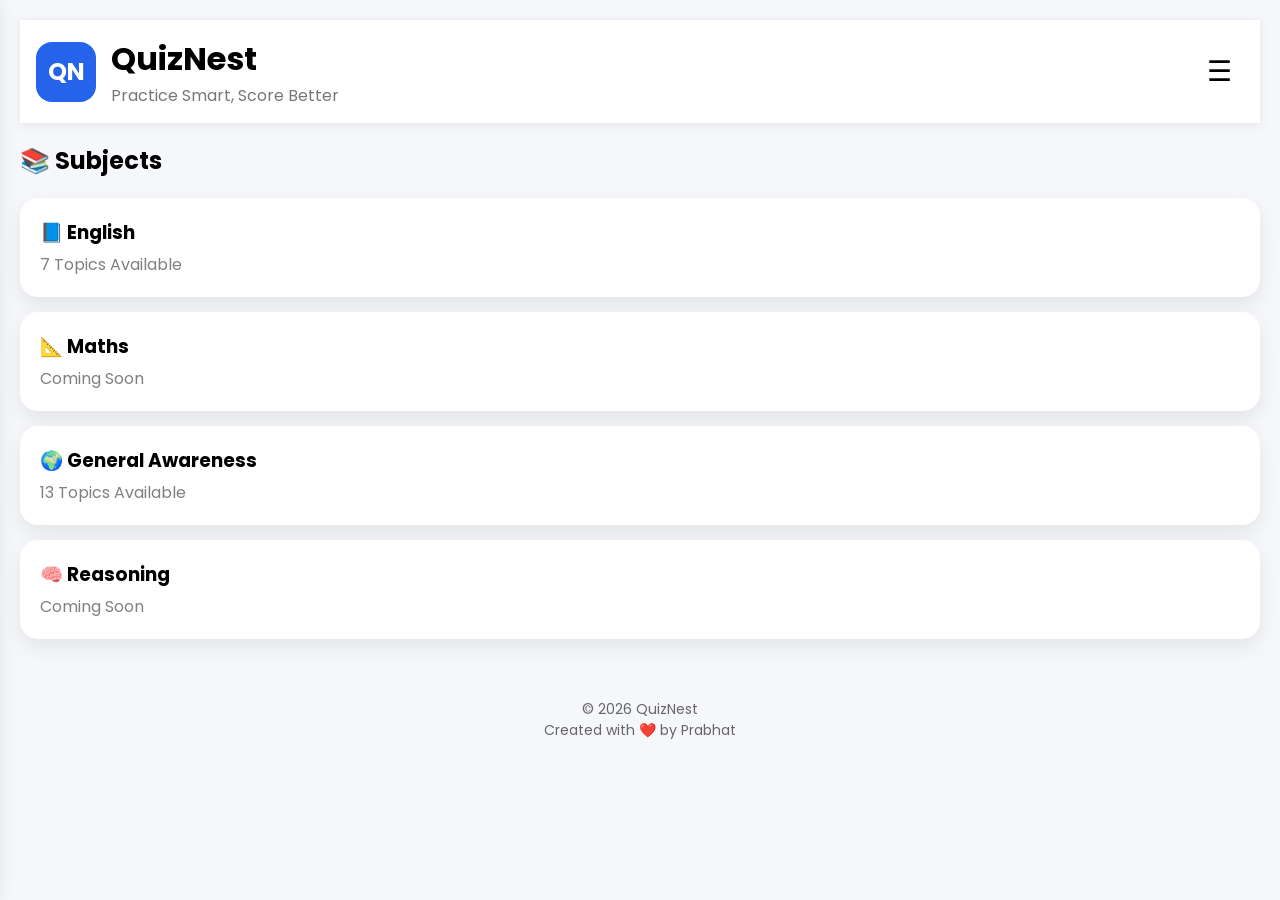
<file: index.html>
<!DOCTYPE html>
<html lang="en">
<head>
<meta charset="UTF-8">
<meta name="viewport" content="width=device-width, initial-scale=1.0">
<title>QuizNest</title>

<link rel="preconnect" href="https://fonts.googleapis.com">
<link href="https://fonts.googleapis.com/css2?family=Poppins:wght@300;400;500;600;700&display=swap" rel="stylesheet">

<link rel="stylesheet" href="css/style.css">

</head>

<body>

<header class="header">

<div class="topbar">

<div class="logo">

<div class="logo-box">QN</div>

<div>

<h1>QuizNest</h1>

<p>Practice Smart, Score Better</p>

</div>

</div>

<div class="menuBtn"

onclick="toggleMenu()">

☰

</div>

</div>

</header>
<div id="overlay" class="overlay" onclick="closeMenu()"></div>

<div id="sideMenu" class="sideMenu">

<div class="menuHeader">

<div class="profileCircle">
QN
</div>

<h2>QuizNest</h2>

<p>Practice Smart, Score Better</p>

</div>

<a href="index.html">🏠 Home</a>

<a href="pages/about.html">📖 About Us</a>

<a href="pages/contact.html">📞 Contact Us</a>

<div class="version">

Version 1.0

</div>

</div>


<div class="container">

<h2>📚 Subjects</h2>

<div class="subject-card"
onclick="location='pages/english.html'">

<h3>📘 English</h3>

<p>7 Topics Available</p>

</div>

<div class="subject-card">

<h3>📐 Maths</h3>

<p>Coming Soon</p>

</div>

<div class="subject-card" onclick="window.location='pages/ga.html'">

    <h3>🌍 General Awareness</h3>

    <p>13 Topics Available</p>

</div>

<div class="subject-card">

<h3>🧠 Reasoning</h3>

<p>Coming Soon</p>

</div>

</div>

<script src="js/footer.js"></script>
<script src="js/app.js"></script>
</body>
</html>
</file>
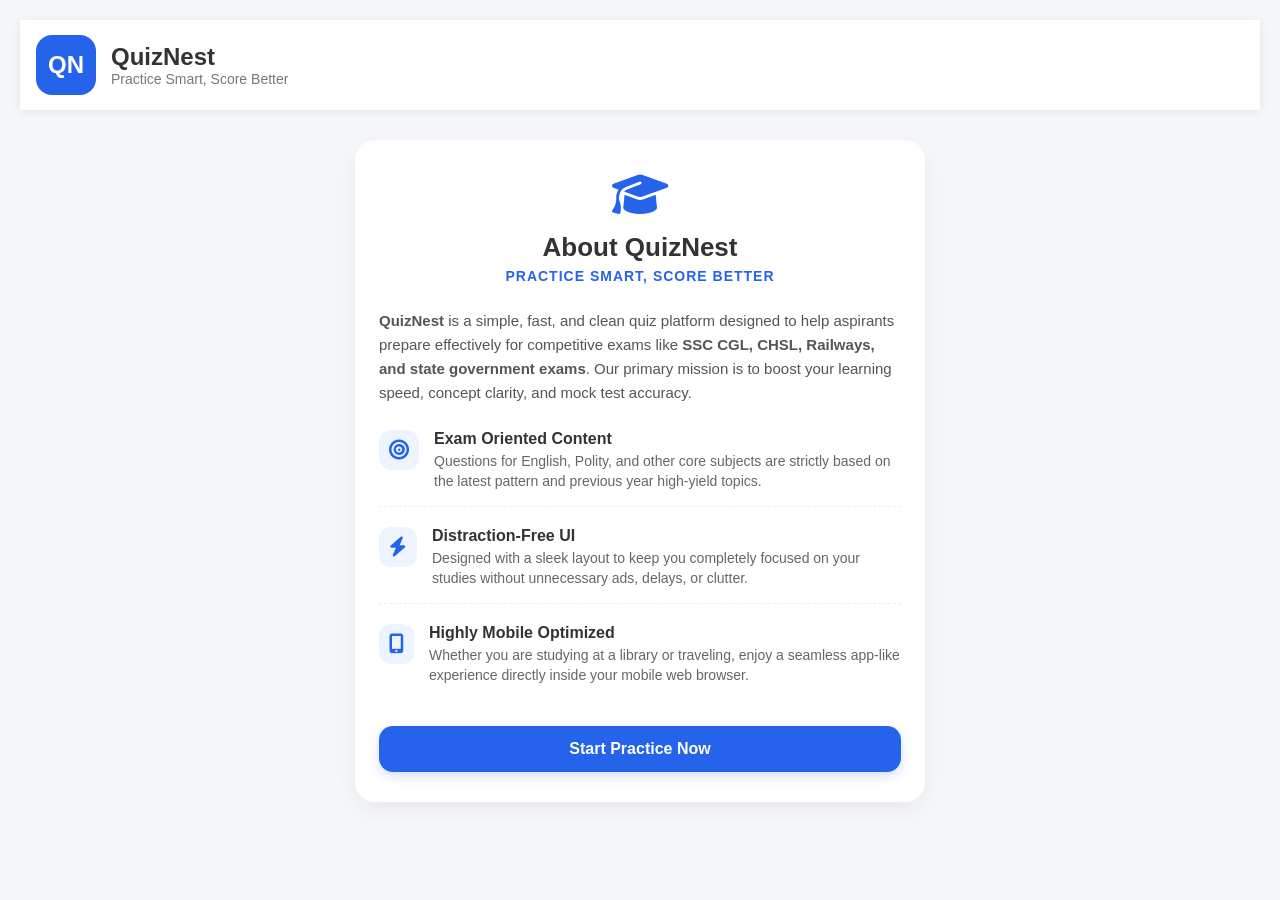
<file: pages/about.html>
<!DOCTYPE html>
<html lang="en">
<head>
    <meta charset="UTF-8">
    <meta name="viewport" content="width=device-width, initial-scale=1.0">
    <title>About Us - QuizNest</title>
    <link rel="stylesheet" href="https://cdnjs.cloudflare.com/ajax/libs/font-awesome/6.4.0/css/all.min.css">
    <link rel="stylesheet" href="../css/style.css">
    <style>
        .about-container {
            max-width: 600px;
            margin: 30px auto;
            padding: 0 15px;
        }
        .about-card {
            background: white;
            padding: 30px 24px;
            border-radius: 20px;
            box-shadow: 0 8px 25px rgba(0,0,0,.06);
        }
        .about-header {
            text-align: center;
            margin-bottom: 25px;
        }
        .about-icon-main {
            font-size: 45px;
            color: #2563EB;
            margin-bottom: 10px;
        }
        .about-card h2 {
            font-size: 26px;
            color: #333;
            margin-bottom: 5px;
        }
        .about-card .subtitle {
            color: #2563EB;
            font-weight: 600;
            font-size: 14px;
            text-transform: uppercase;
            letter-spacing: 1px;
            margin-bottom: 15px;
        }
        .about-card p {
            color: #555;
            font-size: 15px;
            line-height: 1.6;
            margin-bottom: 20px;
        }
        .features-list {
            margin: 25px 0;
        }
        .feature-item {
            display: flex;
            align-items: flex-start;
            gap: 15px;
            margin-bottom: 20px;
            padding-bottom: 15px;
            border-bottom: 1px dashed #eee;
        }
        .feature-item:last-child {
            border-bottom: none;
            margin-bottom: 10px;
        }
        .feature-icon {
            font-size: 20px;
            color: #2563EB;
            background: #EEF4FF;
            padding: 10px;
            border-radius: 12px;
            display: flex;
            align-items: center;
            justify-content: center;
            width: 40px;
            height: 40px;
        }
        .feature-text h4 {
            font-size: 16px;
            color: #333;
            margin-bottom: 4px;
        }
        .feature-text p {
            font-size: 14px;
            color: #666;
            margin: 0;
            line-height: 1.4;
        }
        .back-home-btn {
            display: block;
            text-align: center;
            width: 100%;
            padding: 14px;
            background: #2563EB;
            color: white;
            border-radius: 14px;
            text-decoration: none;
            font-weight: 600;
            transition: 0.3s;
            box-shadow: 0 4px 12px rgba(37, 99, 235, 0.2);
            margin-top: 25px;
        }
        .back-home-btn:hover {
            background: #1d4ed8;
            transform: translateY(-1px);
        }
    </style>
</head>
<body>

    <div class="header">
        <div class="logo">
            <div class="logo-box">QN</div>
            <div>
                <h1 style="font-size: 24px; font-weight: bold; margin: 0; color: #333;">QuizNest</h1>
                <p style="margin: 0; color: #777; font-size: 14px;">Practice Smart, Score Better</p>
            </div>
        </div>
    </div>

    <div class="about-container">
        <div class="about-card">
            <div class="about-header">
                <div class="about-icon-main">
                    <i class="fa-solid fa-graduation-cap"></i>
                </div>
                <h2>About QuizNest</h2>
                <div class="subtitle">Practice Smart, Score Better</div>
            </div>
            
            <p><strong>QuizNest</strong> is a simple, fast, and clean quiz platform designed to help aspirants prepare effectively for competitive exams like <strong>SSC CGL, CHSL, Railways, and state government exams</strong>. Our primary mission is to boost your learning speed, concept clarity, and mock test accuracy.</p>
            
            <div class="features-list">
                <div class="feature-item">
                    <div class="feature-icon"><i class="fa-solid fa-bullseye"></i></div>
                    <div class="feature-text">
                        <h4>Exam Oriented Content</h4>
                        <p>Questions for English, Polity, and other core subjects are strictly based on the latest pattern and previous year high-yield topics.</p>
                    </div>
                </div>

                <div class="feature-item">
                    <div class="feature-icon"><i class="fa-solid fa-bolt"></i></div>
                    <div class="feature-text">
                        <h4>Distraction-Free UI</h4>
                        <p>Designed with a sleek layout to keep you completely focused on your studies without unnecessary ads, delays, or clutter.</p>
                    </div>
                </div>

                <div class="feature-item">
                    <div class="feature-icon"><i class="fa-solid fa-mobile-screen-button"></i></div>
                    <div class="feature-text">
                        <h4>Highly Mobile Optimized</h4>
                        <p>Whether you are studying at a library or traveling, enjoy a seamless app-like experience directly inside your mobile web browser.</p>
                    </div>
                </div>
            </div>

            <a href="../index.html" class="back-home-btn">Start Practice Now</a>
        </div>
    </div>

</body>
                 </html>
</file>
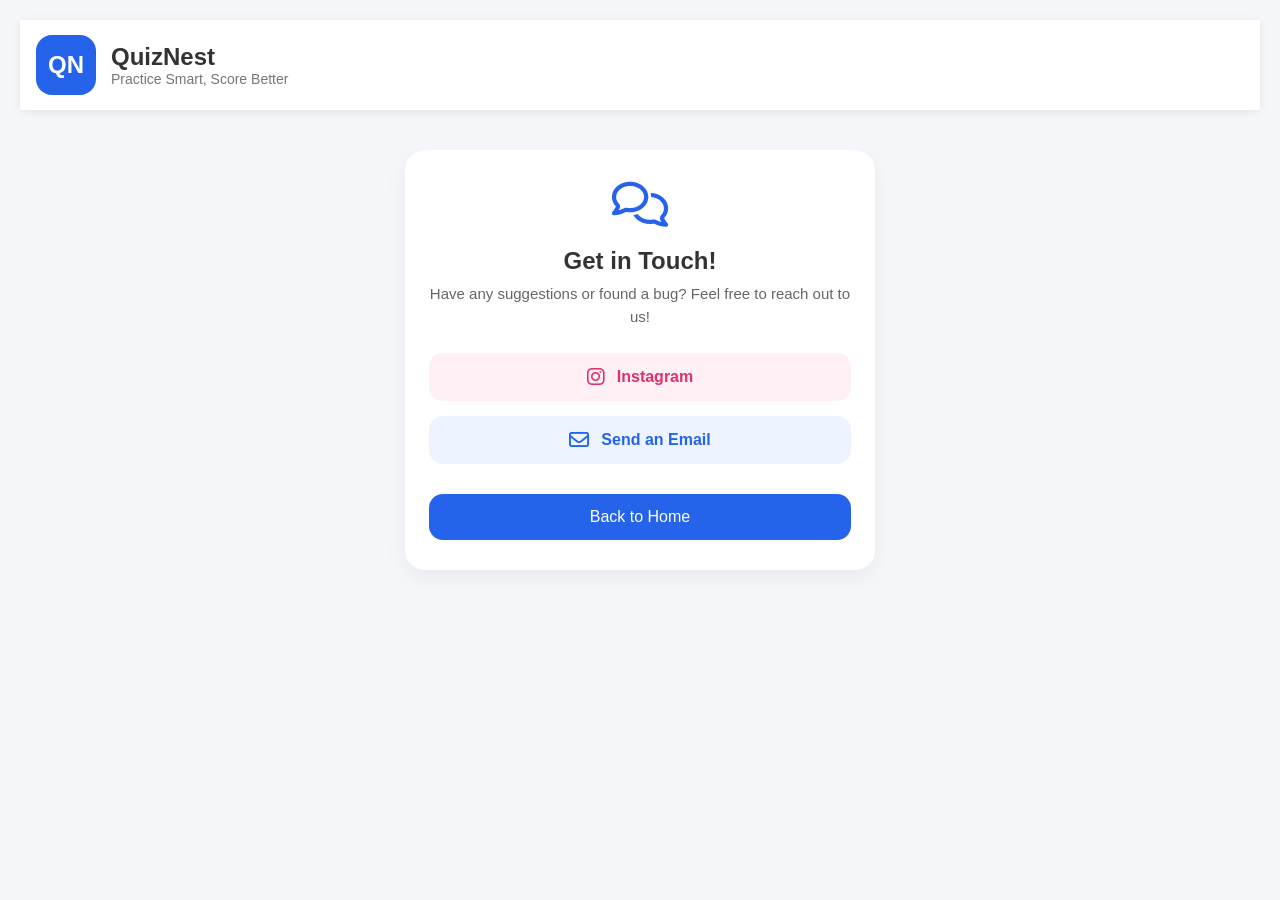
<file: pages/contact.html>
<!DOCTYPE html>
<html lang="en">
<head>
    <meta charset="UTF-8">
    <meta name="viewport" content="width=device-width, initial-scale=1.0">
    <title>Contact Us - QuizNest</title>
    <link rel="stylesheet" href="https://cdnjs.cloudflare.com/ajax/libs/font-awesome/6.4.0/css/all.min.css">
    <link rel="stylesheet" href="../css/style.css">
    <style>
        .contact-container {
            max-width: 500px;
            margin: 40px auto;
            padding: 0 15px;
        }
        .contact-card {
            background: white;
            padding: 30px 24px;
            border-radius: 20px;
            box-shadow: 0 8px 25px rgba(0,0,0,.06);
            text-align: center;
        }
        .contact-icon-main {
            font-size: 45px;
            color: #2563EB;
            margin-bottom: 15px;
        }
        .contact-card h2 {
            font-size: 24px;
            color: #333;
            margin-bottom: 8px;
        }
        .contact-card p {
            color: #666;
            font-size: 15px;
            margin-bottom: 25px;
            line-height: 1.5;
        }
        .social-links {
            display: flex;
            flex-direction: column;
            gap: 15px;
            margin-bottom: 30px;
        }
        .social-btn {
            display: flex;
            align-items: center;
            justify-content: center;
            gap: 12px;
            padding: 14px;
            border-radius: 14px;
            text-decoration: none;
            font-size: 16px;
            font-weight: 600;
            transition: 0.3s;
        }
        /* Instagram Styling */
        .instagram-btn {
            background: #FFF0F5;
            color: #E1306C;
        }
        .instagram-btn:hover {
            background: #E1306C;
            color: white;
            transform: translateY(-2px);
        }
        /* Telegram/Email Styling */
        .email-btn {
            background: #EEF4FF;
            color: #2563EB;
        }
        .email-btn:hover {
            background: #2563EB;
            color: white;
            transform: translateY(-2px);
        }
        .back-home-btn {
            display: inline-block;
            width: 100%;
            padding: 14px;
            background: #2563eb;
            color: white;
            border-radius: 14px;
            text-decoration: none;
            font-weight: 500;
            transition: 0.3s;
        }
        .back-home-btn:hover {
            background: #1d4ed8;
        }
    </style>
</head>
<body>

    <div class="header">
        <div class="logo">
            <div class="logo-box">QN</div>
            <div>
                <h1 style="font-size: 24px; font-weight: bold; margin: 0; color: #333;">QuizNest</h1>
                <p style="margin: 0; color: #777; font-size: 14px;">Practice Smart, Score Better</p>
            </div>
        </div>
    </div>

    <div class="contact-container">
        <div class="contact-card">
            <div class="contact-icon-main">
                <i class="fa-regular fa-comments"></i>
            </div>
            <h2>Get in Touch!</h2>
            <p>Have any suggestions or found a bug? Feel free to reach out to us!</p>
            
            <div class="social-links">
                <a href="https://instagram.com/just_mrpk" target="_blank" class="social-btn instagram-btn">
                    <i class="fa-brands fa-instagram" style="font-size: 20px;"></i>
                    Instagram
                </a>
                
                <a href="mailto:vermaprabhat251@gmail.com" class="social-btn email-btn">
                    <i class="fa-regular fa-envelope" style="font-size: 20px;"></i>
                    Send an Email
                </a>
            </div>

            <a href="../index.html" class="back-home-btn">Back to Home</a>
        </div>
    </div>

</body>
  </html>
</file>
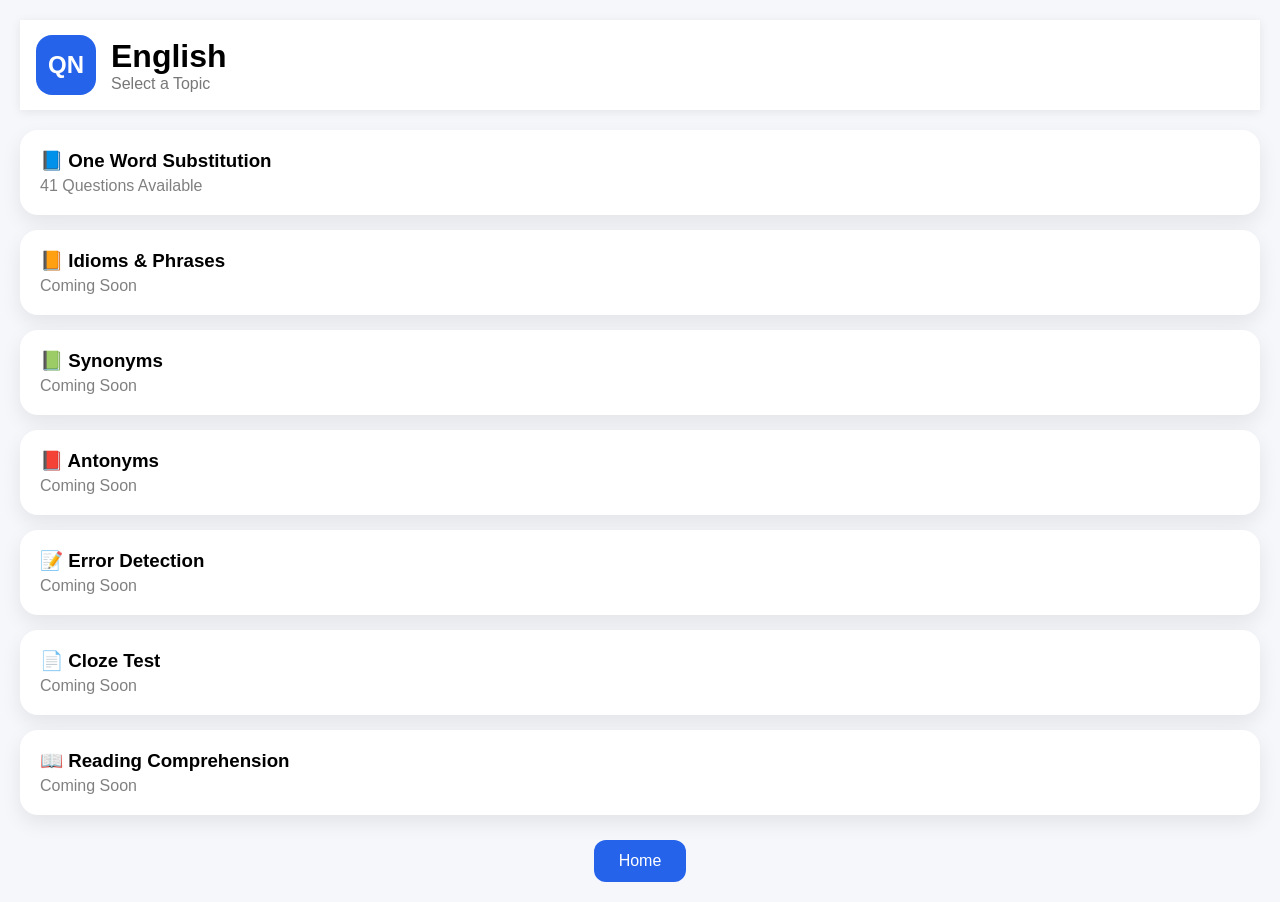
<file: pages/english.html>
<!DOCTYPE html>
<html lang="en">

<head>

<meta charset="UTF-8">
<meta name="viewport" content="width=device-width,initial-scale=1.0">

<title>English | QuizNest</title>

<link rel="stylesheet" href="../css/style.css">

</head>

<body>

<header class="header">

<div class="logo">

<div class="logo-box">QN</div>

<div>

<h1>English</h1>

<p>Select a Topic</p>

</div>

</div>

</header>

<div class="container">

<div class="subject-card"
onclick="openTopic('english','one_word_substitution')">

<h3>📘 One Word Substitution</h3>

<p>41 Questions Available</p>

</div>

<div class="subject-card">

<h3>📙 Idioms & Phrases</h3>

<p>Coming Soon</p>

</div>

<div class="subject-card">

<h3>📗 Synonyms</h3>

<p>Coming Soon</p>

</div>

<div class="subject-card">

<h3>📕 Antonyms</h3>

<p>Coming Soon</p>

</div>

<div class="subject-card">

<h3>📝 Error Detection</h3>

<p>Coming Soon</p>

</div>

<div class="subject-card">

<h3>📄 Cloze Test</h3>

<p>Coming Soon</p>

</div>

<div class="subject-card">

<h3>📖 Reading Comprehension</h3>

<p>Coming Soon</p>

</div>

</div>

<div class="bottom">

<button onclick="history.back()">
Home
</button>

</div>
<script src="../js/common.js"></script>

</body>

</html>
</file>
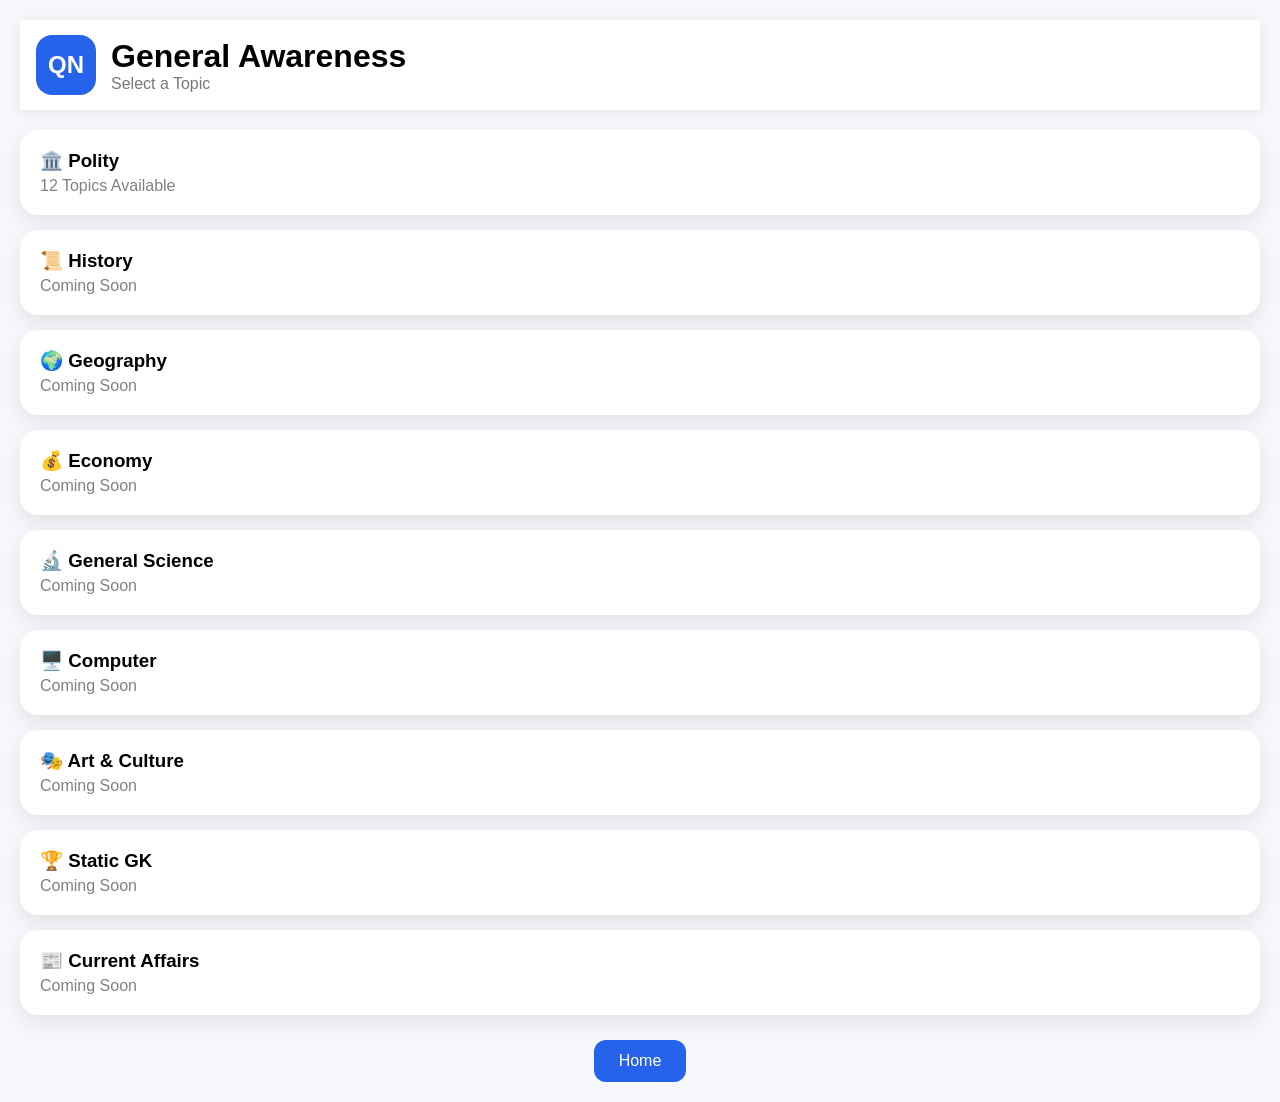
<file: pages/ga.html>
<!DOCTYPE html>
<html lang="en">

<head>

<meta charset="UTF-8">
<meta name="viewport" content="width=device-width,initial-scale=1.0">

<title>General Awareness | QuizNest</title>

<link rel="stylesheet" href="../css/style.css">

</head>

<body>

<header class="header">

<div class="logo">

<div class="logo-box">QN</div>

<div>

<h1>General Awareness</h1>

<p>Select a Topic</p>

</div>

</div>

</header>

<div class="container">

<div class="subject-card"
onclick="location='polity.html'">

<h3>🏛️ Polity</h3>

<p>12 Topics Available</p>

</div>

<div class="subject-card">

<h3>📜 History</h3>

<p>Coming Soon</p>

</div>

<div class="subject-card">

<h3>🌍 Geography</h3>

<p>Coming Soon</p>

</div>

<div class="subject-card">

<h3>💰 Economy</h3>

<p>Coming Soon</p>

</div>

<div class="subject-card">

<h3>🔬 General Science</h3>

<p>Coming Soon</p>

</div>

<div class="subject-card">

<h3>🖥️ Computer</h3>

<p>Coming Soon</p>

</div>

<div class="subject-card">

<h3>🎭 Art & Culture</h3>

<p>Coming Soon</p>

</div>

<div class="subject-card">

<h3>🏆 Static GK</h3>

<p>Coming Soon</p>

</div>

<div class="subject-card">

<h3>📰 Current Affairs</h3>

<p>Coming Soon</p>

</div>

</div>

<div class="bottom">

<button onclick="history.back()">
Home
</button>

</div>

</body>

</html>
</file>
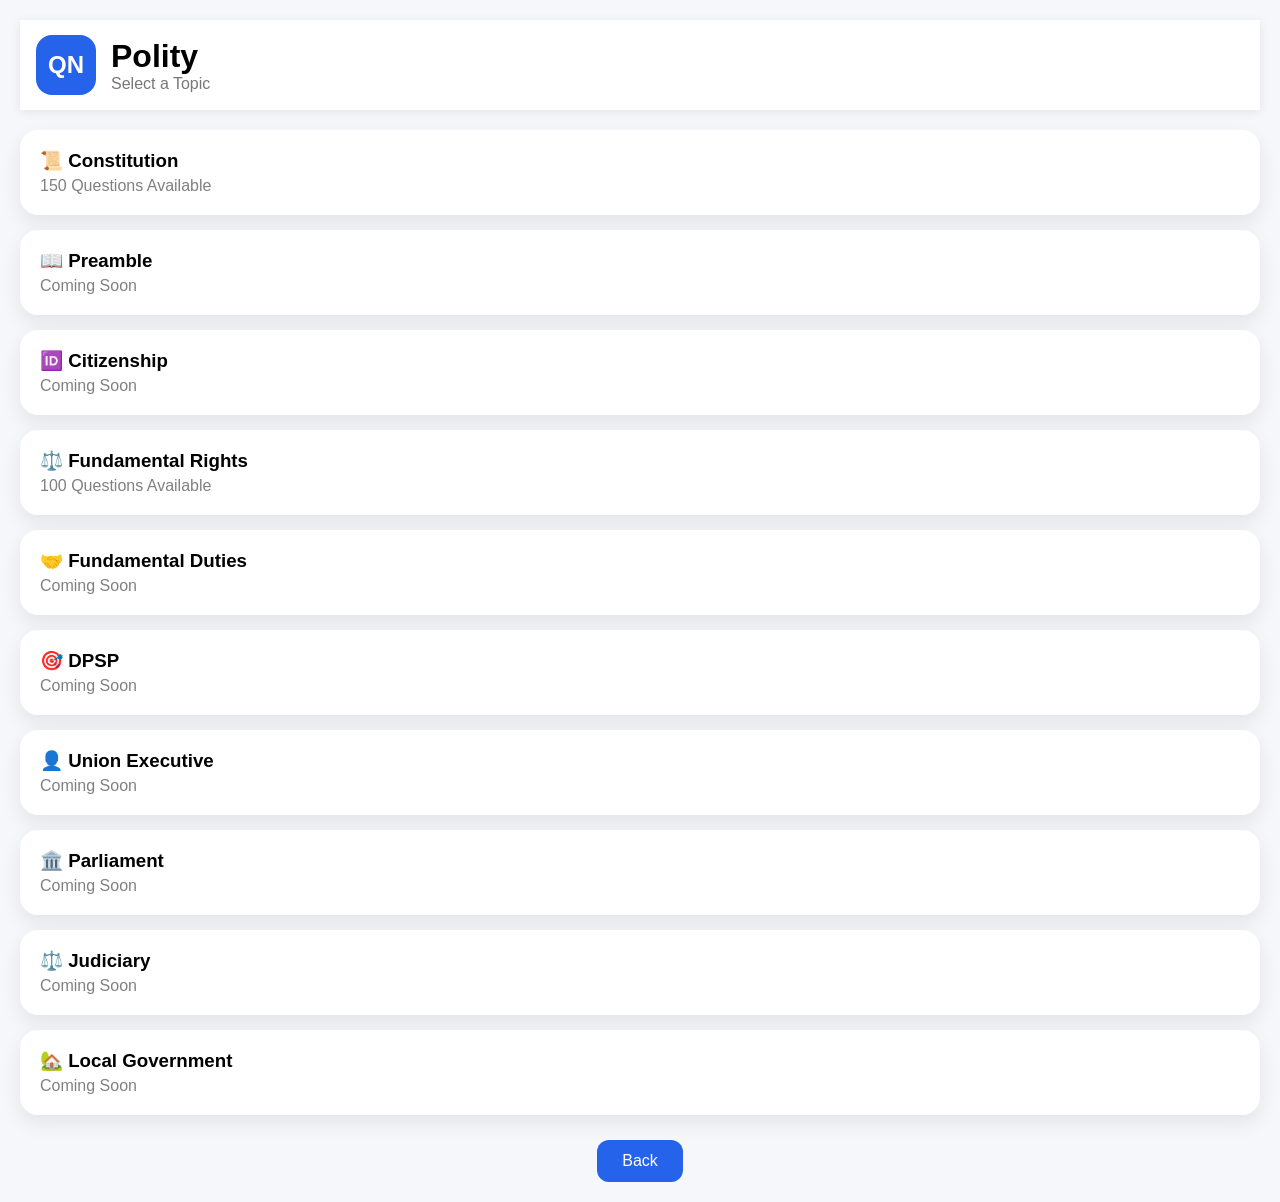
<file: pages/polity.html>
<!DOCTYPE html>
<html lang="en">

<head>

<meta charset="UTF-8">
<meta name="viewport" content="width=device-width,initial-scale=1.0">

<title>Polity | QuizNest</title>

<link rel="stylesheet" href="../css/style.css">

</head>

<body>

<header class="header">

<div class="logo">

<div class="logo-box">QN</div>

<div>

<h1>Polity</h1>

<p>Select a Topic</p>

</div>

</div>

</header>

<div class="container">

<div class="subject-card"
onclick="openTopic('polity','constitution')">

<h3>📜 Constitution</h3>

<p>150 Questions Available</p>

</div>

<div class="subject-card">
<h3>📖 Preamble</h3>
<p>Coming Soon</p>
</div>

<div class="subject-card">
<h3>🆔 Citizenship</h3>
<p>Coming Soon</p>
</div>

<div class="subject-card"
  onclick="openTopic('polity','fundamental_rights')">
<h3>⚖️ Fundamental Rights</h3>
  <p>100 Questions Available</p>
</div>

<div class="subject-card">
<h3>🤝 Fundamental Duties</h3>
<p>Coming Soon</p>
</div>

<div class="subject-card">
<h3>🎯 DPSP</h3>
<p>Coming Soon</p>
</div>

<div class="subject-card">
<h3>👤 Union Executive</h3>
<p>Coming Soon</p>
</div>

<div class="subject-card">
<h3>🏛️ Parliament</h3>
<p>Coming Soon</p>
</div>

<div class="subject-card">
<h3>⚖️ Judiciary</h3>
<p>Coming Soon</p>
</div>

<div class="subject-card">
<h3>🏡 Local Government</h3>
<p>Coming Soon</p>
</div>

</div>

<div class="bottom">

<button onclick="history.back()">
Back
</button>

</div>
<script src="../js/common.js"></script>

</body>

</html>
</file>
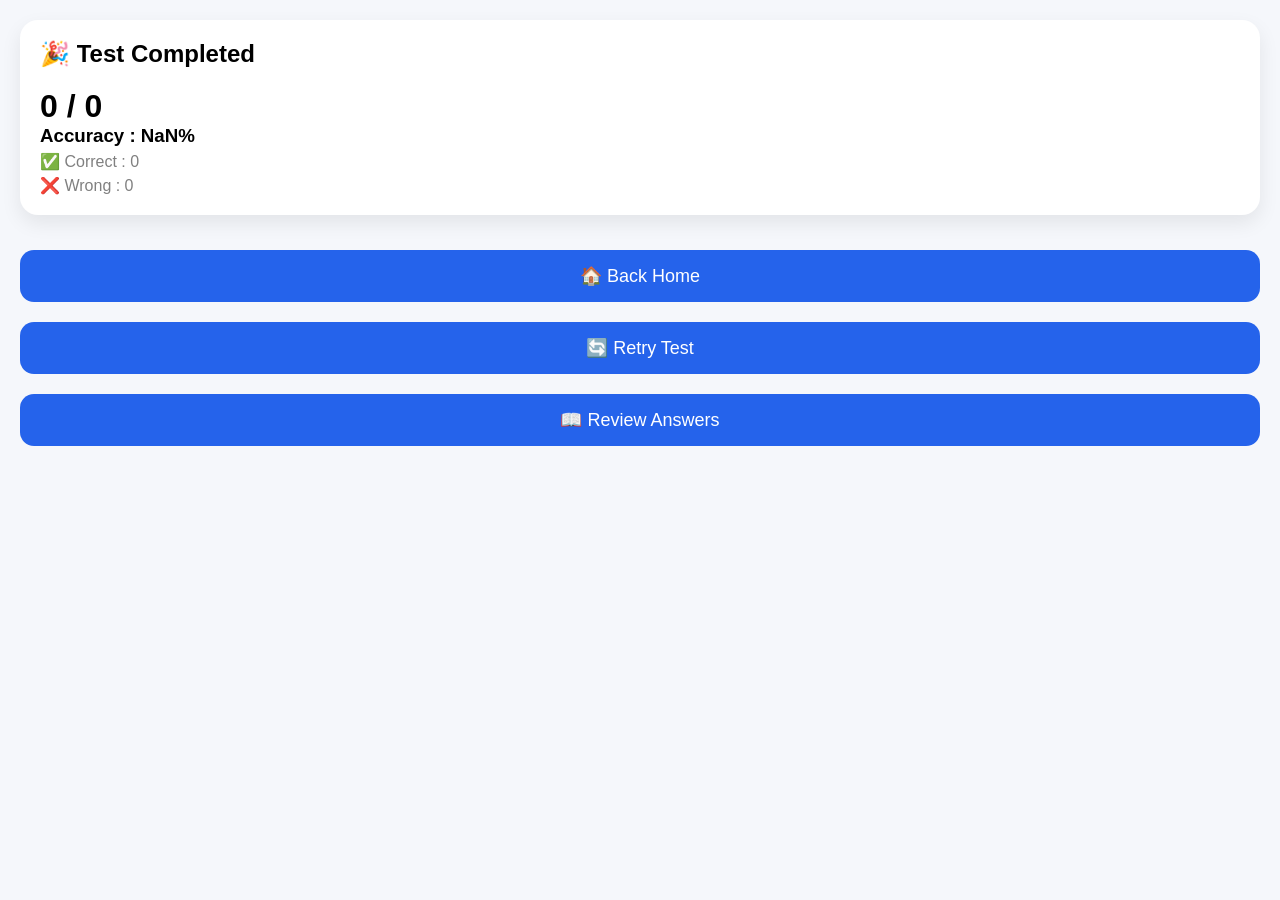
<file: pages/result.html>
<!DOCTYPE html>
<html lang="en">

<head>

<meta charset="UTF-8">

<meta name="viewport"
content="width=device-width,initial-scale=1.0">

<title>Quiz Result</title>

<link rel="stylesheet"
href="../css/style.css">

</head>

<body>

<div class="container">

<div class="subject-card">

<h2>🎉 Test Completed</h2>

<h1 id="score"></h1>

<h3 id="accuracy"></h3>

<p id="correct"></p>

<p id="wrong"></p>

</div>

<button class="startBtn"
onclick="location='../index.html'">

🏠 Back Home

</button>

<button class="startBtn"
onclick="location='quiz.html'">

🔄 Retry Test

</button>
<button class="startBtn"
onclick="location='review.html'">

📖 Review Answers

</button>

</div>

<script src="../js/result.js">

</script>

</body>

</html>
</file>
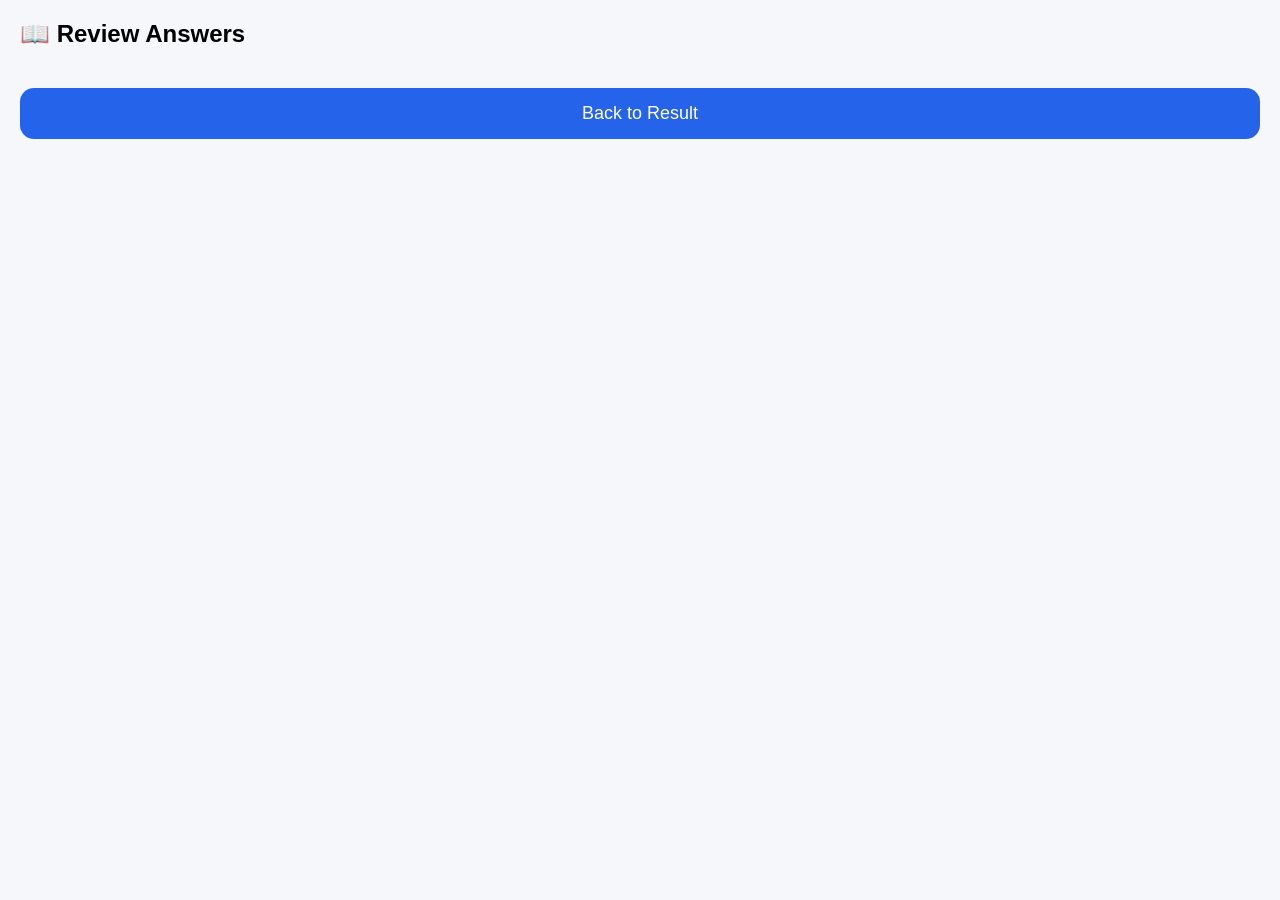
<file: pages/review.html>
<!DOCTYPE html>
<html lang="en">

<head>

<meta charset="UTF-8">

<meta name="viewport" content="width=device-width,initial-scale=1.0">

<title>Review Answers</title>

<link rel="stylesheet" href="../css/style.css">

</head>

<body>

<div class="container">

<h2>📖 Review Answers</h2>

<div id="reviewBox"></div>

<button class="startBtn"
onclick="location='result.html'">

Back to Result

</button>

</div>

<script src="../js/review.js"></script>

</body>

</html>
</file>
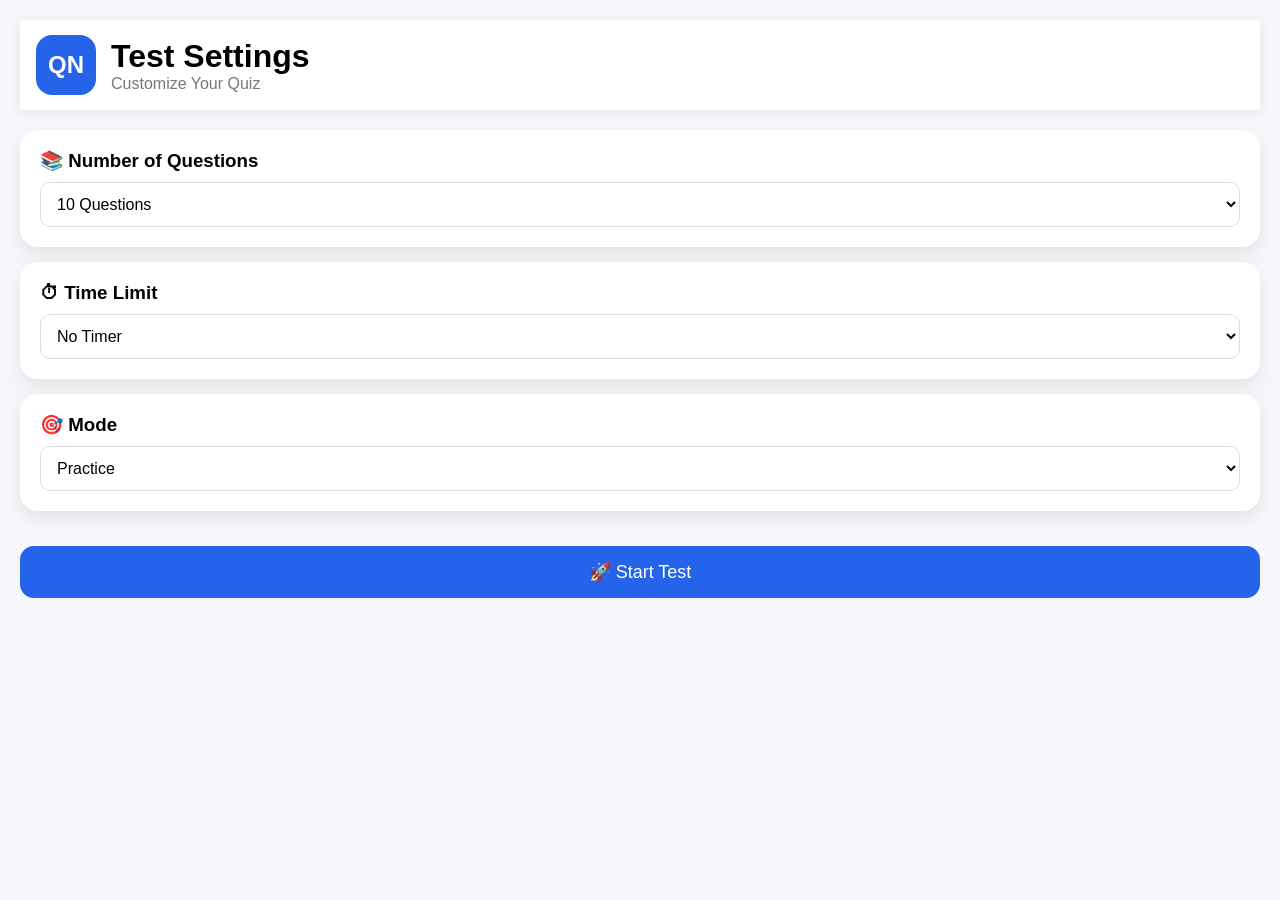
<file: pages/settings.html>
<!DOCTYPE html>
<html lang="en">

<head>

<meta charset="UTF-8">
<meta name="viewport" content="width=device-width,initial-scale=1.0">

<title>Quiz Settings</title>

<link rel="stylesheet" href="../css/style.css">

</head>

<body>

<header class="header">

<div class="logo">

<div class="logo-box">QN</div>

<div>

<h1>Test Settings</h1>

<p>Customize Your Quiz</p>

</div>

</div>

</header>

<div class="container">

<div class="subject-card">

<h3>📚 Number of Questions</h3>

<select id="count">

<option value="10">10 Questions</option>

<option value="20">20 Questions</option>

<option value="25">25 Questions</option>

<option value="41">All Questions</option>

</select>

</div>

<div class="subject-card">

<h3>⏱ Time Limit</h3>

<select id="time">

<option value="0">No Timer</option>

<option value="5">5 Minutes</option>

<option value="10">10 Minutes</option>

<option value="15">15 Minutes</option>

<option value="30">30 Minutes</option>

</select>

</div>

<div class="subject-card">

<h3>🎯 Mode</h3>

<select id="mode">

<option value="practice">Practice</option>

<option value="exam">Exam</option>

</select>

</div>

<button class="startBtn" onclick="startQuiz()">

🚀 Start Test

</button>

</div>

<script>

function startQuiz(){

localStorage.setItem(

"count",

document.getElementById("count").value

);

localStorage.setItem(

"time",

document.getElementById("time").value

);

localStorage.setItem(

"mode",

document.getElementById("mode").value

);

window.location="quiz.html";

}

</script>

</body>

</html>
</file>
<file: css/style.css>
*{

margin:0;

padding:0;

box-sizing:border-box;

font-family:Poppins,sans-serif;

}

body{

background:#F5F7FB;

padding:20px;

}

.header {
  
  position: sticky;
  
  top: 0;
  
  background: white;
  
  padding: 15px 16px;
  
  z-index: 100;
  
  box-shadow: 0 2px 10px rgba(0, 0, 0, .08);
  
  margin-bottom: 20px;
}

.logo{

display:flex;

align-items:center;

gap:15px;

}

.logo-box{

width:60px;

height:60px;

background:#2563EB;

color:white;

display:flex;

align-items:center;

justify-content:center;

font-size:24px;

font-weight:bold;

border-radius:16px;

}

.logo p{

color:#777;

}

.container h2{

margin-bottom:20px;

}

.subject-card{

background:white;

padding:20px;

border-radius:18px;

margin-bottom:15px;

box-shadow:0 8px 20px rgba(0,0,0,.08);

cursor:pointer;

transition:.3s;

}

.subject-card:hover{

transform:translateY(-4px);

}

.subject-card p{

color:gray;

margin-top:5px;

}

footer{

margin-top:40px;

text-align:center;

color:#888;

}
.bottom{

margin-top:25px;

text-align:center;

}

.bottom button{

padding:12px 25px;

border:none;

background:#2563EB;

color:white;

border-radius:12px;

cursor:pointer;

font-size:16px;

}

.bottom button:hover{

opacity:.9;

}
select{

width:100%;

padding:12px;

margin-top:10px;

border-radius:10px;

border:1px solid #ddd;

font-size:16px;

background:white;

}

.startBtn{

width:100%;

padding:15px;

margin-top:20px;

background:#2563EB;

color:white;

border:none;

border-radius:14px;

font-size:18px;

cursor:pointer;

transition:.3s;

}

.startBtn:hover{

transform:scale(1.02);

}
.quiz-header{

display:flex;

justify-content:space-between;

font-weight:bold;

margin-bottom:15px;

}

.progress{

height:8px;

background:#ddd;

border-radius:20px;

overflow:hidden;

margin-bottom:20px;

}

#progressBar{

height:100%;

width:0%;

background:#2563EB;

transition:.3s;

}

.option{

background:white;

padding:16px;

margin-bottom:12px;

border-radius:14px;

box-shadow:0 5px 15px rgba(0,0,0,.08);

cursor:pointer;

}

.option:hover{

background:#EAF2FF;

}
.footer{
margin-top:40px;
padding:20px;
text-align:center;
color:#666;
font-size:14px;
}

.footer-links{
display:flex;
justify-content:center;
gap:20px;
margin-bottom:10px;
}

.footer-links a{
text-decoration:none;
color:#2563EB;
font-weight:600;
}

.footer-links a:hover{
text-decoration:underline;
}
.topbar{

display:flex;

justify-content:space-between;

align-items:center;

}

.menuBtn{

font-size:28px;

cursor:pointer;

padding:8px 12px;

border-radius:10px;

transition:.3s;

}

.menuBtn:hover{

background:#EEF4FF;

color:#2563EB;

}
.sideMenu{

position:fixed;

top:0;

left:-280px;

width:270px;

height:100%;

background:white;

box-shadow:4px 0 20px rgba(0,0,0,.15);

transition:.35s;

z-index:1000;

overflow:auto;

}

.menuHeader{

background:#2563EB;

padding:30px 20px;

text-align:center;

color:white;

}

.profileCircle{

width:70px;

height:70px;

background:white;

color:#2563EB;

border-radius:50%;

display:flex;

justify-content:center;

align-items:center;

margin:auto;

font-size:28px;

font-weight:bold;

margin-bottom:10px;

}

.sideMenu a{

display:flex;

align-items:center;

gap:12px;

padding:18px 22px;

text-decoration:none;

color:#333;

font-size:17px;

font-weight:500;

border-bottom:1px solid #f1f1f1;

transition:all .3s ease;

}

.sideMenu a:hover{

background:#EDF4FF;

color:#2563EB;

padding-left:30px;

}

.version{

text-align:center;

margin-top:40px;

color:#888;

font-size:14px;

}
.overlay{

position:fixed;

top:0;

left:0;

width:100%;

height:100%;

background:rgba(0,0,0,.4);

display:none;

z-index:999;

}
.selected{
    background:#2563EB !important;
    color:#ffffff !important;
    border:2px solid #2563EB !important;
    transform:scale(1.02);
    transition:0.2s;
}
.exit-modal{

position:fixed;
top:0;
left:0;
width:100%;
height:100%;
background:rgba(0,0,0,.45);

display:none;

justify-content:center;
align-items:center;

z-index:9999;

backdrop-filter:blur(3px);

}

.exit-box{

background:#fff;

width:90%;
max-width:340px;

padding:25px;

border-radius:15px;

text-align:center;

animation:popup .25s;

}

.exit-box h2{

margin-bottom:10px;

}

.exit-box p{

margin-bottom:20px;

color:#666;

}

.exit-btns{

display:flex;

gap:10px;

}

.exit-btns button{

flex:1;

padding:10px;

border:none;

border-radius:8px;

cursor:pointer;

font-weight:bold;

}

#continueBtn{

background:#2196f3;

color:white;

}

#exitBtn{

background:#f44336;

color:white;

}

@keyframes popup{

from{

transform:scale(.8);

opacity:0;

}

to{

transform:scale(1);

opacity:1;

}

}
</file>
